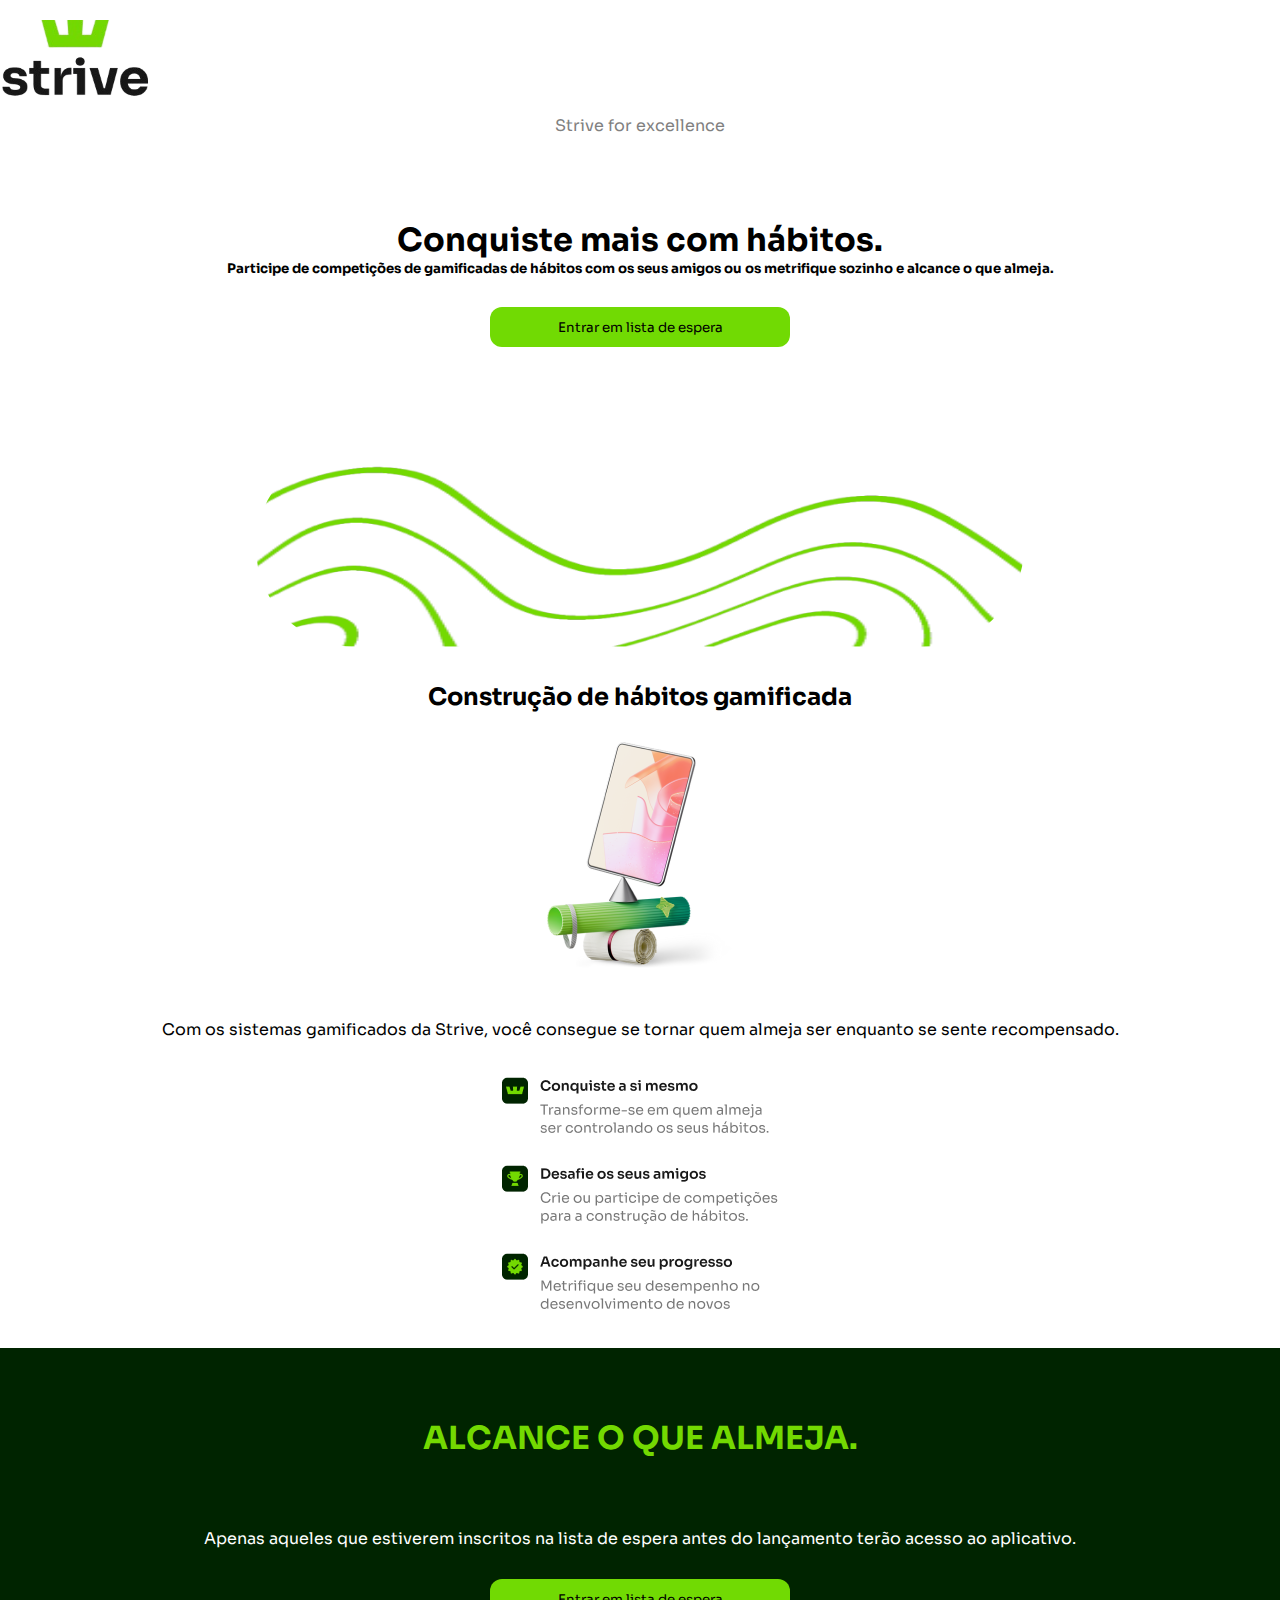
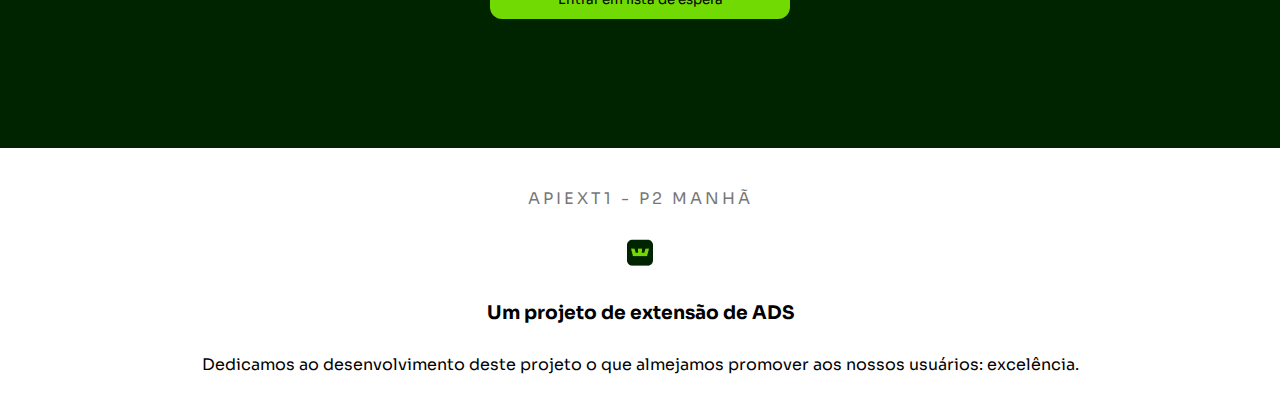
<file: index.html>
<!DOCTYPE html>
<html lang="en">
<head>
    <meta charset="UTF-8">
    <meta name="viewport" content="width=device-width, initial-scale=1.0">
    <title>Strive</title>
    <link rel="stylesheet" href="style.css">
    <!---Esse segundo link é para a fonte do protótipo e para utilizar ela é só colocar (font-family: "Sora";)-->
    <link rel="preconnect" href="https://fonts.googleapis.com">
    <link rel="preconnect" href="https://fonts.gstatic.com" crossorigin>
    <link href="https://fonts.googleapis.com/css2?family=Roboto+Slab:wght@100..900&family=Sora:wght@100..800&display=swap" rel="stylesheet">
</head>
<body>
    <header>
        <img src="assets/Strive.png" alt="Logo" height="90px" width="150px">
        <p>Strive for excellence</p>
    </header>
    <main>
        <!---to dividindo o protótipo em 4 segmentos-->
        <div class="primeiroSegmento"><h1>Conquiste mais com hábitos.</h2>
        <h5>Participe de competições de gamificadas de hábitos com os seus amigos ou os metrifique sozinho e alcance o que almeja.</h5>
        <button class="botaoVerde">Entrar em lista de espera</button>
        </div>
        <div class="segundoSegmento">
            <img src="assets/ondasVerdes.png" alt="Transição entre segmentos" class="ondasVerdes">
            <h2>Construção de hábitos gamificada</h2>
            <img src="assets/tablet.png" alt="imagem ilustrativa">
            <p>Com os sistemas gamificados da Strive, você consegue se tornar quem almeja ser enquanto se sente recompensado.</p>
            <img src="assets/quadro.png" alt="imagem ilustrativa">
        </div>
        <div class="terceiroSegmento">
             <h1>ALCANCE O QUE ALMEJA.</h1>
             <p>Apenas aqueles que estiverem inscritos na lista de espera antes do lançamento terão acesso ao aplicativo.</p>
             <!---Aqui DEVE ser inserido o cronomêtro de contagem regressiva presente no prótotipo-->
             <button class="botaoVerde">Entrar em lista de espera</button>
        </div>
        <div class="quartoSegmento">
            <p class="APIEXT">APIEXT1 - P2 MANHÃ</p>
            <img src="assets/ilustracao.png" alt="ilustração">
            <h3>Um projeto de extensão de ADS</h3>
            <p>Dedicamos ao desenvolvimento deste projeto o que almejamos promover aos nossos usuários: excelência. </p>
        </div>
    </main>
</body>
</html>
</file>
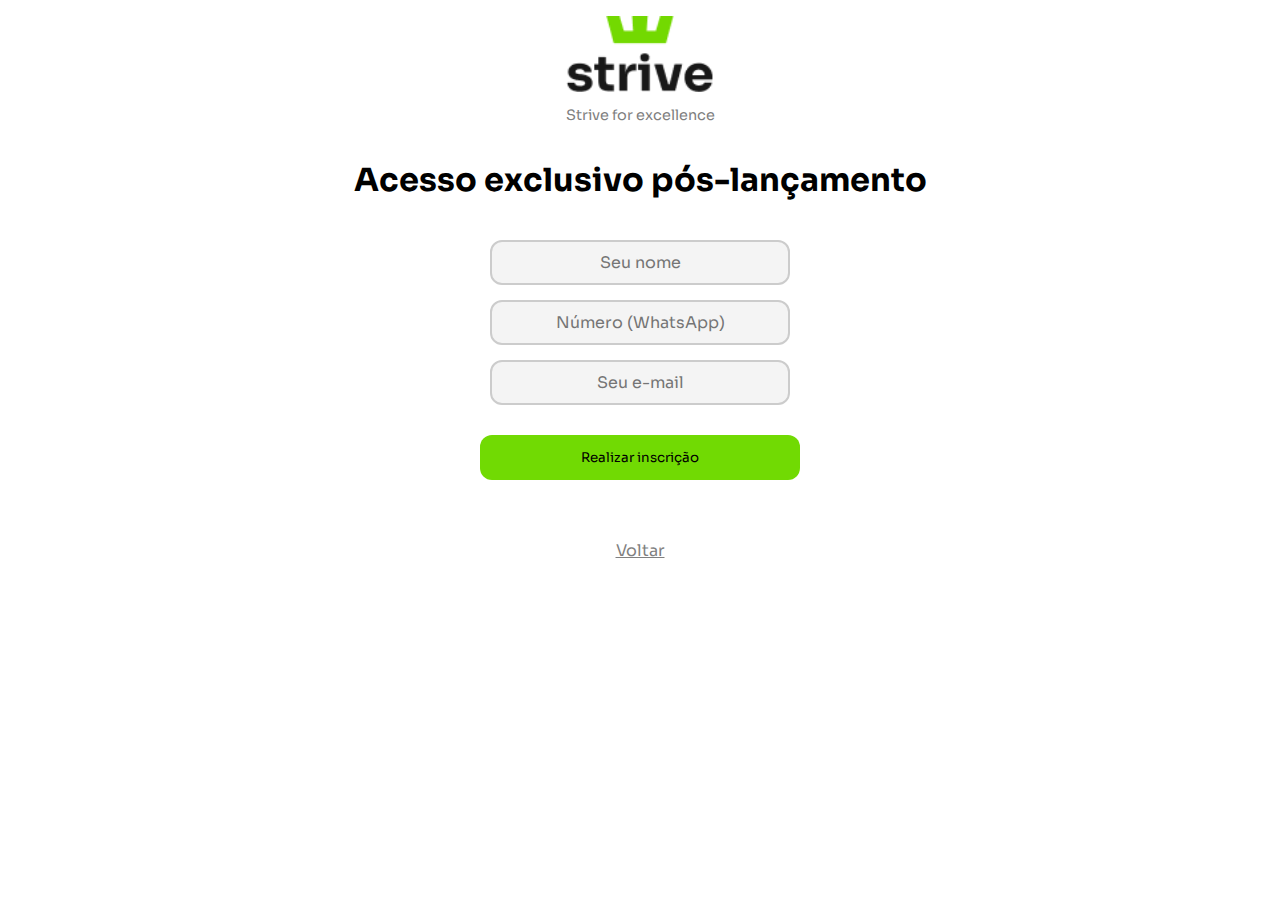
<file: cadastro/cadastro.html>
<!DOCTYPE html>
<html lang="en">
<head>
    <meta charset="UTF-8">
    <meta name="viewport" content="width=device-width, initial-scale=1.0">
    <title>Página de Cadastro</title>
    <link rel="stylesheet" href="cadastroPage.css">
    <!---Esse segundo link é para a fonte do protótipo e para utilizar ela é só colocar (font-family: "Sora";)-->
    <link rel="preconnect" href="https://fonts.googleapis.com">
    <link rel="preconnect" href="https://fonts.gstatic.com" crossorigin>
    <link href="https://fonts.googleapis.com/css2?family=Roboto+Slab:wght@100..900&family=Sora:wght@100..800&display=swap" rel="stylesheet">
    
</head>
<body>
    <header>
        <img src="../assets/Logo.png" alt="Logo" height="90px" width="150px">
        <p>Strive for excellence</p>
    </header>

    <main>
        <div class="textoPrincipal">
            <h1>Acesso exclusivo pós-lançamento</h1>
        </div>
      
        <div class="inputs">
            <input type="text" id="nome" name="nome" placeholder="Seu nome">

            <input type="text" id="whatsapp" name="whatsapp" placeholder="Número (WhatsApp)">

            <input type="email" id="email" name="email" placeholder="Seu e-mail">
        </div>

        <button class="botaoVerde">Realizar inscrição</button>

        <p class="textoVoltar">Voltar</p>
    </main>
    
</body>
</html>
</file>
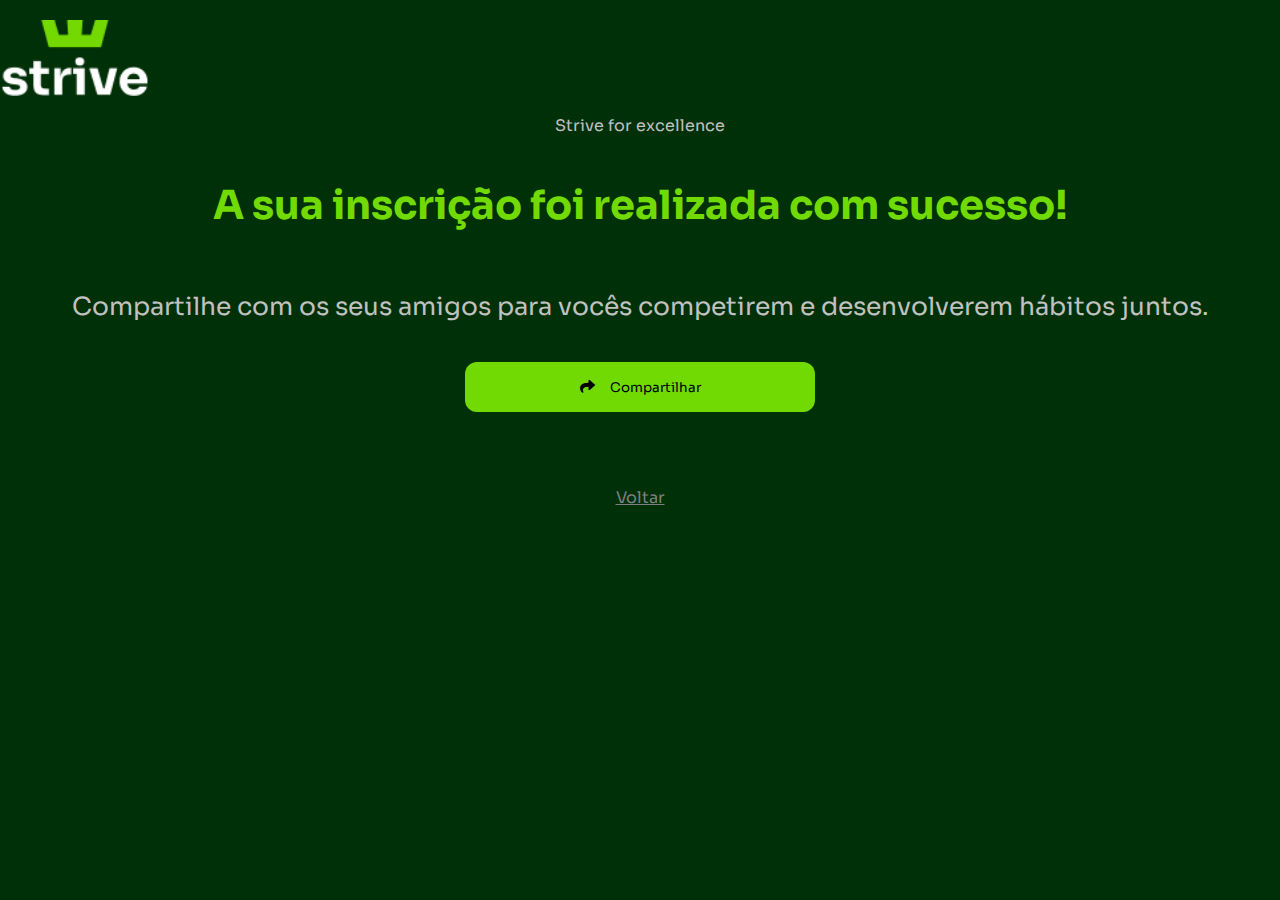
<file: inscrição/inscricaoPage.html>
<!DOCTYPE html>
<html lang="en">
<head>
    <meta charset="UTF-8">
    <meta name="viewport" content="width=device-width, initial-scale=1.0">
    <title>Inscrição realizada</title>
    <link rel="stylesheet" href="inscricaoPage.css">
    <link rel="preconnect" href="https://fonts.googleapis.com">
    <link rel="preconnect" href="https://fonts.gstatic.com" crossorigin>
    <link href="https://fonts.googleapis.com/css2?family=Roboto+Slab:wght@100..900&family=Sora:wght@100..800&display=swap" rel="stylesheet">
    <link rel="stylesheet" href="https://cdnjs.cloudflare.com/ajax/libs/font-awesome/6.0.0-beta3/css/all.min.css">

</head>
<body>
    <header>
        <img src="../assets/logoBranca1X.png" alt="Logo" height="90px" width="150px">
        <p>Strive for excellence</p>
    </header>

    <main>
        <div class="textos">
            <h1>A sua inscrição foi realizada com sucesso!</h1>

            <p class="">Compartilhe com os seus amigos para vocês competirem e desenvolverem hábitos juntos.</p>
        </div>

        <button class="botaoCompartilhar">
            <i class="fas fa-share"></i>Compartilhar</button>

        <p class="textoVoltar">Voltar</p>
    </main>

</body>
</html>
</file>
<file: style.css>
*{
    background-color: white;
    margin: 0;
    padding: 0;
    font-family: "Sora";
}
header{
    width: 100%;
    height: 100px;
    justify-items: center;
    margin-top: 20px;
}
header p{
    color: gray;
}
main{
    width: 100%;
    text-align: center;
    margin-top: 100px;
}
.botaoVerde{
    background-color: #71da03;
    width: 300px;
    border-radius: 12px;
    text-decoration: none;
    height: 40px;
    border: none;
    margin-top: 30px;
    margin-bottom: 70px;
}
.ondasVerdes{
    width: 60%;
    height: 200px;
    border-radius: 200px;
    margin-bottom: 50px;
}
.segundoSegmento p{
    margin-top: 15px;
    text-align: center;
}
.segundoSegmento img{
    margin: 30px;
}
.terceiroSegmento{
    width: 100%;
    background-color: #002400;
    height: 400px;
}
.terceiroSegmento h1{
    padding: 70px;
    color: #73D901;
    background-color: #002400;
}
.terceiroSegmento p{
    background-color: #002400;
    color: #FFFFFF;
}
.quartoSegmento{
    margin: 40px;
}
.APIEXT{
    color: #777777;
    letter-spacing: 3px;
}
.quartoSegmento img{
    margin: 30px;
}
.quartoSegmento h3{
    margin-bottom: 30px;
}
</file>
<file: cadastro/cadastroPage.css>
* {
    background-color: white;
    margin: 0;
    padding: 0;
    font-family: "Sora";
    box-sizing: border-box;
}

header {
    width: 100%;
    height: 100px;
    display: flex;
    flex-direction: column;
    align-items: center;
    justify-content: center;
    margin-top: 20px;
}

header p {
    color: gray;
    font-size: 0.9rem;
}

main {
    width: 100%;
    text-align: center;
    margin-top: 40px;
    padding: 0 15px;
}

.textoPrincipal {
    padding-bottom: 40px;
}

.inputs {
    display: flex;
    flex-direction: column;
    gap: 15px; /* Aumentei o espaçamento entre inputs */
    width: 100%;
    max-width: 300px;
    margin: 0 auto;
}

.inputs input {
    text-align: center;
    padding: 10px;
    font-size: 16px;
    border: 2px solid #ccc;
    border-radius: 12px;
    background-color: #f4f4f4;
    transition: border-color 0.3s ease;
}

.inputs input:hover {
    border-color: #71da03;
}

.inputs input:focus {
    outline: none;
    border-color: #71da03;
}

.botaoVerde {
    background-color: #71da03;
    width: 100%;
    max-width: 320px;
    border-radius: 12px;
    text-decoration: none;
    height: 45px;
    border: none;
    margin-top: 30px;
    margin-bottom: 50px;
    cursor: pointer;
    transition: background-color 0.3s ease, transform 0.3s ease;
}

.botaoVerde:hover {
    background-color: #5fb002;
    transform: scale(1.02);
}

.textoVoltar {
    color: gray;
    text-decoration: underline;
    cursor: pointer;
    margin-top: 10px;
}

/* Responsividade para tablets */
@media (max-width: 768px) {
    .botaoVerde {
        width: 90%;
        margin-top: 20px;
        margin-bottom: 40px;
    }
    .inputs {
        max-width: 90%;
        gap: 20px; /* Aumenta o espaçamento entre os inputs */
    }
}

/* Responsividade para dispositivos móveis */
@media (max-width: 480px) {
    header {
        height: auto;
        margin-bottom: 20px;
    }

    .textoPrincipal h1 {
        font-size: 1.5rem;
        margin-bottom: 30px;
    }

    .inputs input {
        font-size: 14px;
        padding: 12px;
    }

    .inputs {
        max-width: 95%;
        gap: 25px; /* Mais espaçamento entre os inputs */
    }
    
    .botaoVerde {
        max-width: 100%;
        margin-top: 30px;
        margin-bottom: 50px;
    }

    .textoVoltar {
        margin-top: 15px;
    }
}
</file>
<file: inscrição/inscricaoPage.css>
*{
    background-color: rgb(0, 48, 7);
    margin: 0;
    padding: 0;
    font-family: "Sora";
}

header{
    width: 100%;
    height: 100px;
    justify-items: center;
    margin-top: 20px;
}

header p{
    color: rgb(193, 193, 193);
}

main{
    width: 100%;
    text-align: center;
    margin-top: 60px;
}

.textos h1 {
    padding-bottom: 60px;
    color: #71da03;
    font-size: 40px;
}

.textos p {
    font-size: 25px;
    color: rgb(193, 193, 193);
}

.botaoCompartilhar{
    justify-content: center;
    background-color: #71da03;
    width: 350px;
    border-radius: 12px;
    text-decoration: none;
    height: 50px;
    border: none;
    margin-top: 40px;
    margin-bottom: 70px;
    cursor: pointer;
    transition: background-color 0.3s ease, transform 0.3s ease;
}

.botaoCompartilhar:hover {
    background-color: #5fb002; 
    transform: scale(1.02);
}

.botaoCompartilhar i {
    font-size: 15px;
    background-color: #71da03;
    margin-right: 15px;
    transition: background-color 0.3s ease, transform 0.3s ease;
}

.botaoCompartilhar:hover i {
    background-color: #5fb002; 
    transform: scale(1.02);
}


.textoVoltar {
    color: gray; 
    text-decoration: underline; 
    cursor: pointer; 
    margin-top: 5px; 
}

@media (max-width: 768px) {
    .textos h1 {
        font-size: 30px; 
    }

    .textos p {
        font-size: 18px; 
    }

    .botaoCompartilhar {
        width: 90%; 
        max-width: 320px; 
    }

    .textoVoltar {
        font-size: 16px; 
    }
}

@media (max-width: 480px) {
    .textos h1 {
        font-size: 24px; 
    }

    .textos p {
        font-size: 16px; 
    }

    .botaoCompartilhar {
        width: 95%; 
        max-width: 300px; 
        height: 45px; 
    }

    .textoVoltar {
        font-size: 14px; 
    }
}
</file>
